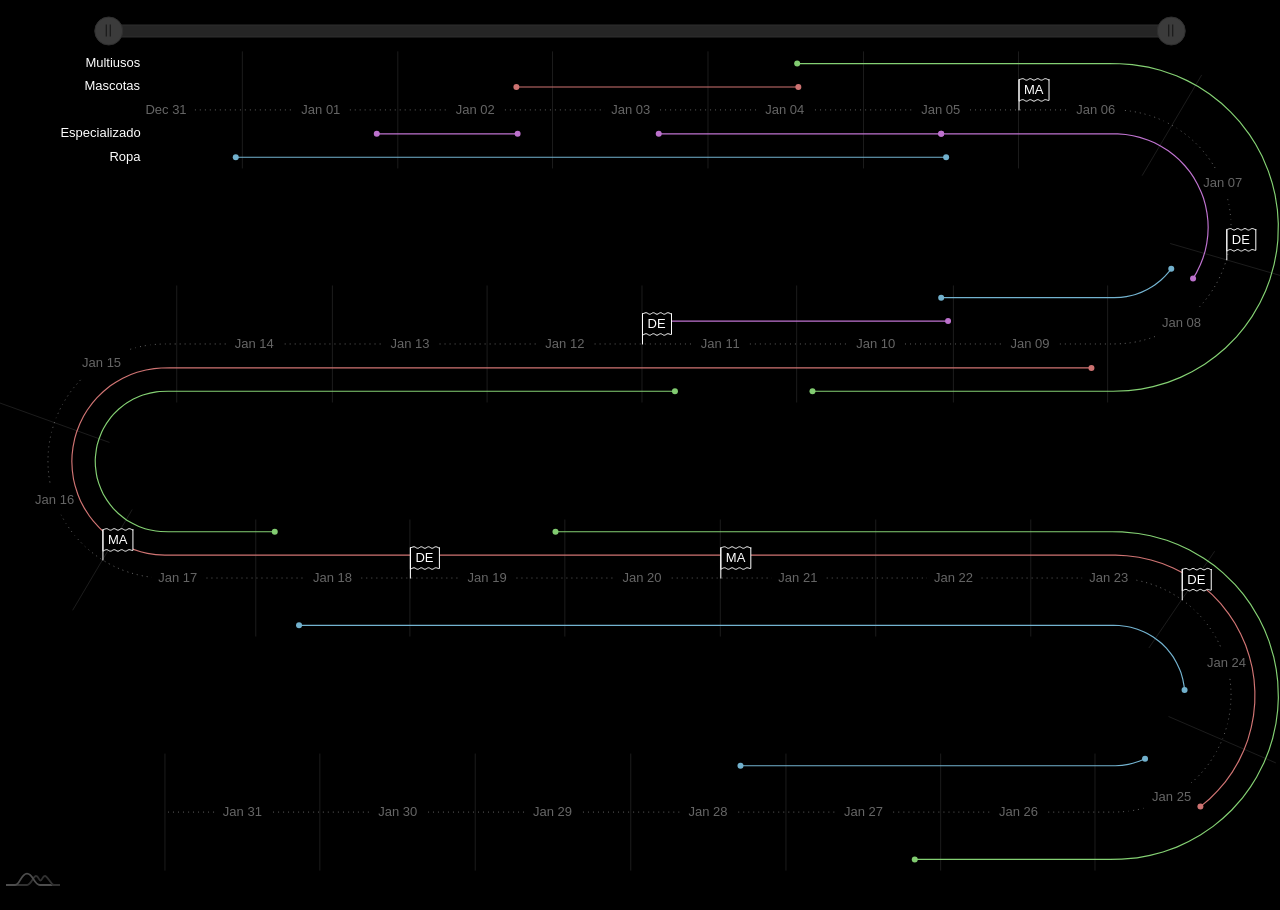
<file: index.html>
<!DOCTYPE html>
<html>
  <head>
    <meta charset="UTF-8" />
    <title>amCharts V4 Example - serpentine-timeline</title>
    <link rel="stylesheet" href="index.css" />
  </head>
  <body>
    <div id="chartdiv"></div>
    <script src="core.js"></script>
    <script src="charts.js"></script>
    <script src="timeline.js"></script>
    <script src="dark.js"></script>
    <script src="animated.js"></script>
    <script src="bullets.js"></script>
    <script src="index.js"></script>
  </body>
</html>
</file>
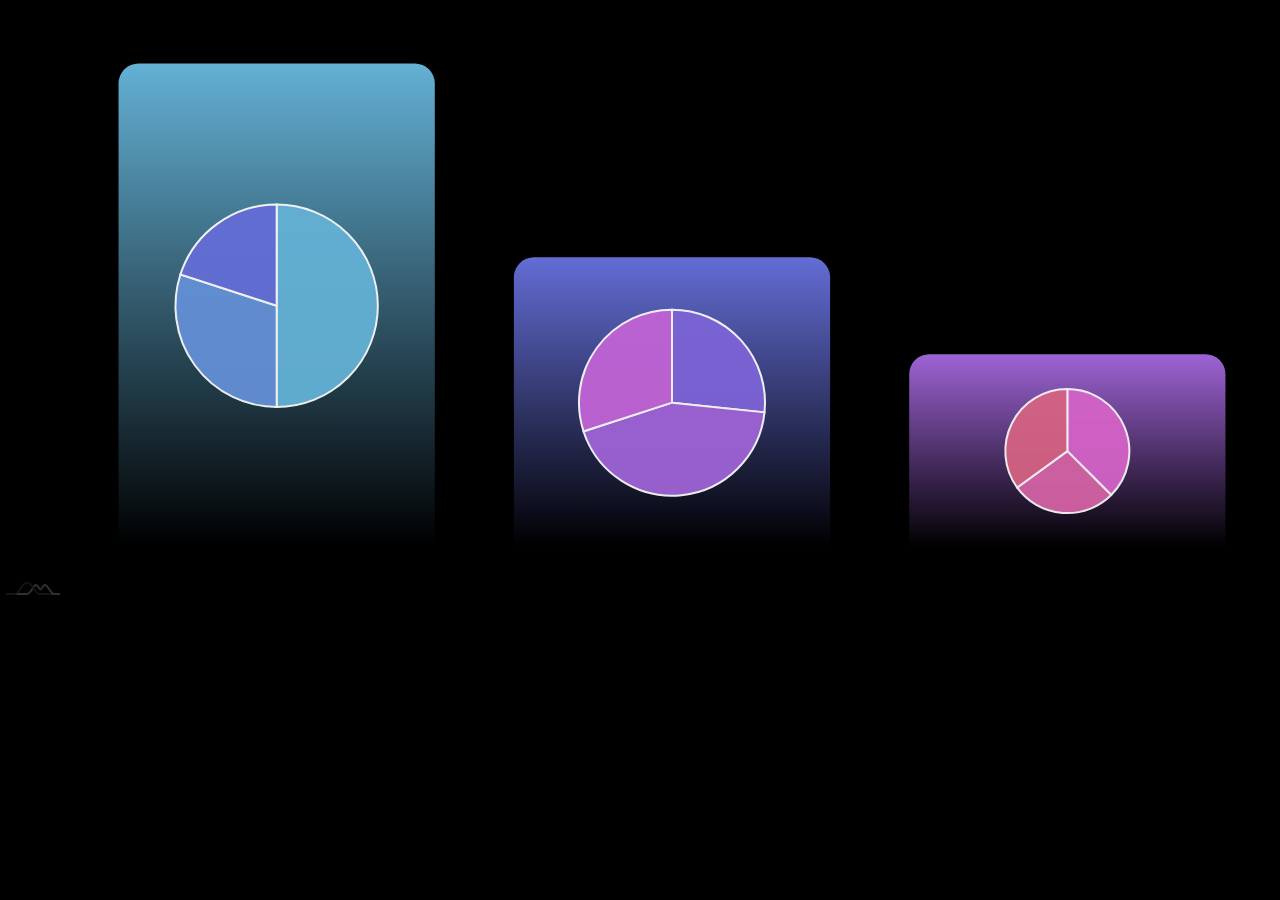
<file: barras_pie.html>
<!DOCTYPE html>
<html>
  <head>
    <meta charset="UTF-8" />
    <title>amCharts V4 Example - columns-with-pies-inside</title>
    <link rel="stylesheet" href="barras_pie.css" />
  </head>
  <body>
    <div id="chartdiv"></div>
    <script src="core.js"></script>
    <script src="charts.js"></script>
    <script src="animated.js"></script>
    <script src="barras_pie.js"></script>
  </body>
</html>
</file>
<file: index.css>
body {
    font-family: -apple-system, 
                BlinkMacSystemFont, 
                "Segoe UI", 
                Roboto, 
                Helvetica, 
                Arial, 
                sans-serif, 
                "Apple Color Emoji", 
                "Segoe UI Emoji", 
                "Segoe UI Symbol";
   
    background-color: #000;
    overflow: hidden;
    margin: 0;
    font-size: 80px;
}

#chartdiv {
    width: 100%;
    height: 99vh;
    minHeight: 800px;
}
</file>
<file: barras_pie.css>
body {
  font-family: -apple-system, BlinkMacSystemFont, "Segoe UI", Roboto, Helvetica, Arial, sans-serif, "Apple Color Emoji", "Segoe UI Emoji", "Segoe UI Symbol";
  background-color: #000;
  overflow: hidden;
  margin: 0;
}

#chartdiv {
  width: 100%;
  max-height: 600px;
  height: 100vh;
}
</file>
